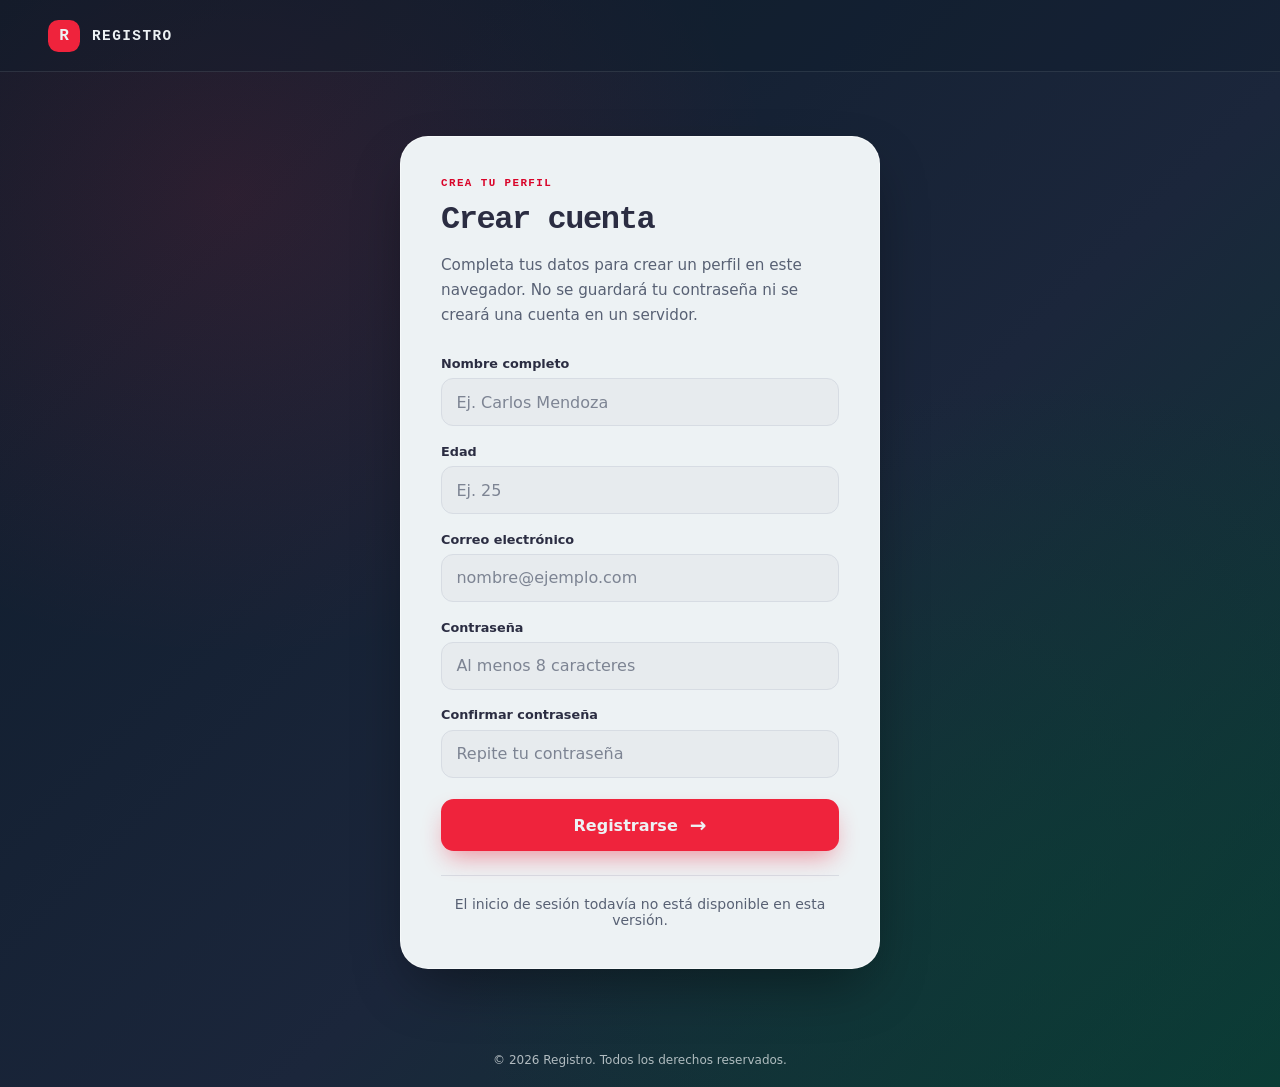
<file: index.html>
<!doctype html>
<html lang="es">
  <head>
    <meta charset="UTF-8" />
    <meta name="viewport" content="width=device-width, initial-scale=1.0" />
    <meta
      name="description"
      content="Crea tu cuenta completando el formulario de registro."
    />
    <meta name="theme-color" content="#0d1b2a" />
    <title>Crear cuenta | Registro</title>
    <link rel="icon" type="image/svg+xml" href="image/favicon.svg" />
    <link rel="stylesheet" href="style.css" />
  </head>
  <body>
    <header class="cabecera-sitio">
      <a class="marca" href="index.html" aria-label="Registro, página de inicio">
        <span class="marca-icono" aria-hidden="true">R</span>
        <span class="marca-nombre">REGISTRO</span>
      </a>
    </header>

    <main class="contenido-principal">
      <section class="seccion-registro" aria-labelledby="titulo-registro">
        <article class="tarjeta">
          <header class="cabecera-tarjeta">
            <p class="etiqueta-seccion">CREA TU PERFIL</p>
            <h1 class="titulo-principal" id="titulo-registro">Crear cuenta</h1>
            <p class="texto-intro">
              Completa tus datos para crear un perfil en este navegador. No se
              guardará tu contraseña ni se creará una cuenta en un servidor.
            </p>
          </header>

          <form class="formulario" id="formulario-registro" novalidate>
            <div
              class="mensaje-error"
              id="mensaje-error"
              role="alert"
              aria-live="assertive"
              aria-atomic="true"
              tabindex="-1"
              hidden
            >
              <p>Revisa los siguientes puntos:</p>
              <ul id="lista-errores"></ul>
            </div>

            <div class="campo">
              <label class="etiqueta-campo" for="nombre">Nombre completo</label>
              <input
                class="entrada"
                type="text"
                id="nombre"
                name="nombre"
                placeholder="Ej. Carlos Mendoza"
                autocomplete="name"
                minlength="3"
                aria-describedby="error-nombre"
                required
              />
              <span
                class="mensaje-campo-error"
                id="error-nombre"
                aria-live="polite"
                hidden
              ></span>
            </div>

            <div class="campo">
              <label class="etiqueta-campo" for="edad">Edad</label>
              <input
                class="entrada"
                type="text"
                id="edad"
                name="edad"
                placeholder="Ej. 25"
                inputmode="numeric"
                pattern="[0-9]*"
                aria-describedby="error-edad"
                required
              />
              <span
                class="mensaje-campo-error"
                id="error-edad"
                aria-live="polite"
                hidden
              ></span>
            </div>

            <div class="campo">
              <label class="etiqueta-campo" for="email">Correo electrónico</label>
              <input
                class="entrada"
                type="email"
                id="email"
                name="email"
                placeholder="nombre@ejemplo.com"
                autocomplete="email"
                aria-describedby="error-email"
                required
              />
              <span
                class="mensaje-campo-error"
                id="error-email"
                aria-live="polite"
                hidden
              ></span>
            </div>

            <div class="campo">
              <label class="etiqueta-campo" for="password">Contraseña</label>
              <input
                class="entrada"
                type="password"
                id="password"
                name="password"
                placeholder="Al menos 8 caracteres"
                autocomplete="new-password"
                minlength="8"
                aria-describedby="error-password"
                required
              />
              <span
                class="mensaje-campo-error"
                id="error-password"
                aria-live="polite"
                hidden
              ></span>
            </div>

            <div class="campo">
              <label class="etiqueta-campo" for="confirmarPassword">
                Confirmar contraseña
              </label>
              <input
                class="entrada"
                type="password"
                id="confirmarPassword"
                name="confirmarPassword"
                placeholder="Repite tu contraseña"
                autocomplete="new-password"
                minlength="8"
                aria-describedby="error-confirmar-password"
                required
              />
              <span
                class="mensaje-campo-error"
                id="error-confirmar-password"
                aria-live="polite"
                hidden
              ></span>
            </div>

            <button
              class="boton boton-principal"
              type="submit"
            >
              <span>Registrarse</span>
              <span class="boton-flecha" aria-hidden="true">→</span>
            </button>
          </form>

          <section
            class="acceso-secundario"
            aria-label="Información sobre el inicio de sesión"
          >
            <p class="texto-secundario">
              El inicio de sesión todavía no está disponible en esta versión.
            </p>
          </section>
        </article>
      </section>
    </main>

    <footer class="pie-sitio">
      <p>© 2026 Registro. Todos los derechos reservados.</p>
    </footer>

    <script src="script.js"></script>
  </body>
</html>
</file>
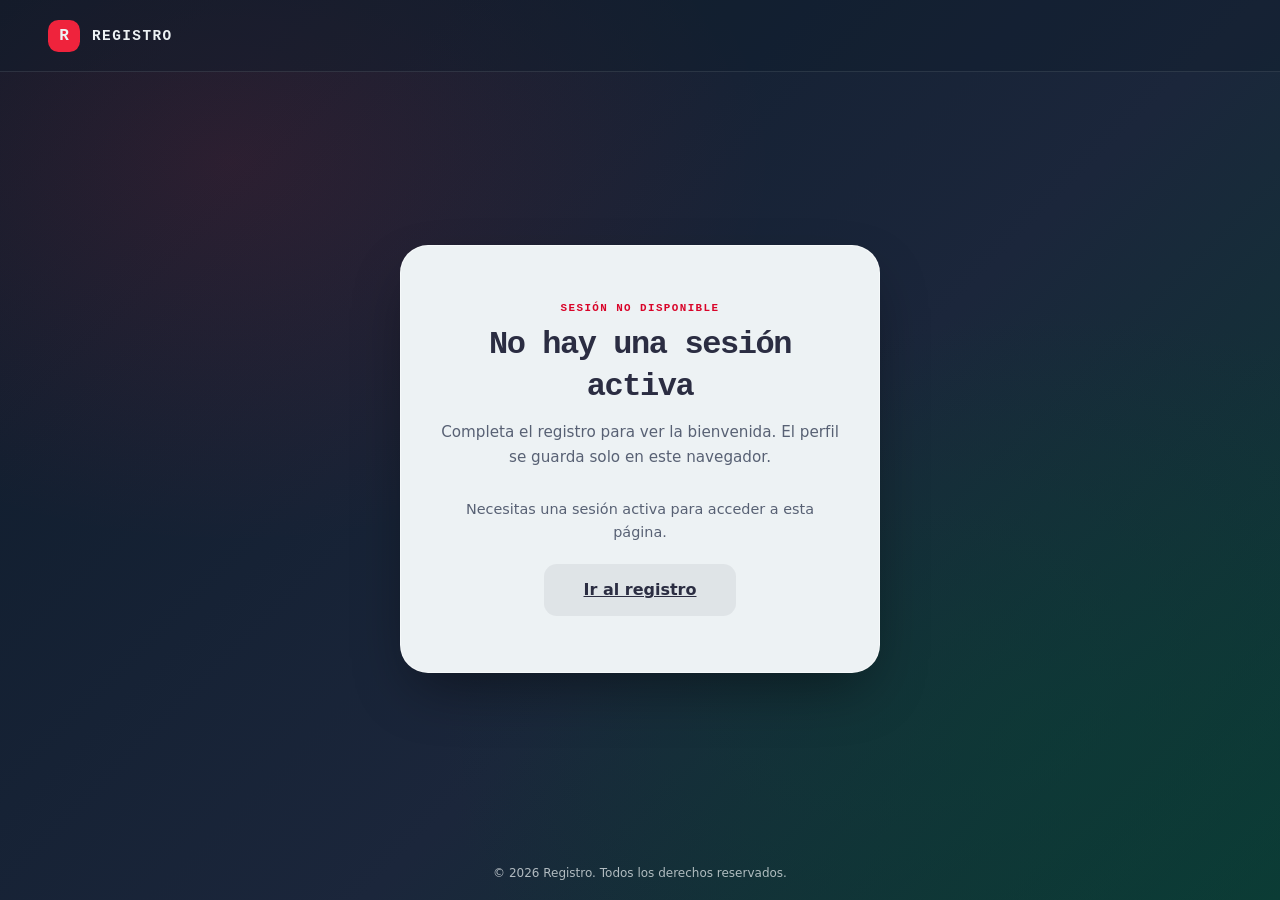
<file: bienvenida.html>
<!doctype html>
<html lang="es">
  <head>
    <meta charset="UTF-8" />
    <meta name="viewport" content="width=device-width, initial-scale=1.0" />
    <meta
      name="description"
      content="Tu cuenta se creó correctamente. Te damos la bienvenida."
    />
    <meta name="theme-color" content="#0d1b2a" />
    <title>Bienvenido | Registro</title>
    <link rel="icon" type="image/svg+xml" href="image/favicon.svg" />
    <link rel="stylesheet" href="style.css" />
  </head>
  <body>
    <header class="cabecera-sitio">
      <a class="marca" href="index.html" aria-label="Registro, página de inicio">
        <span class="marca-icono" aria-hidden="true">R</span>
        <span class="marca-nombre">REGISTRO</span>
      </a>
    </header>

    <main class="contenido-principal">
      <section class="seccion-bienvenida" aria-labelledby="titulo-bienvenida">
        <article class="tarjeta tarjeta-bienvenida">
          <div
            class="insignia-bienvenida"
            id="insignia-bienvenida"
            aria-hidden="true"
          >
            <span class="insignia-check">✓</span>
          </div>
          <p class="etiqueta-seccion" id="etiqueta-bienvenida">
            REGISTRO COMPLETADO
          </p>
          <h1 class="titulo-principal" id="titulo-bienvenida">
            ¡Bienvenido a bordo!
          </h1>
          <p class="texto-intro" id="texto-bienvenida">
            Tu perfil se guardó en este navegador. No se creó una cuenta en un
            servidor y tu contraseña no se almacenó.
          </p>
          <p
            class="mensaje-estado"
            id="estado-bienvenida"
            role="status"
            aria-live="polite"
            hidden
          ></p>
          <button
            class="boton boton-secundario"
            id="boton-cerrar-sesion"
            type="button"
          >
            Cerrar sesión
          </button>
          <a
            class="boton boton-secundario"
            id="enlace-registro"
            href="index.html"
            hidden
          >
            Ir al registro
          </a>
        </article>
      </section>
    </main>

    <footer class="pie-sitio">
      <p>© 2026 Registro. Todos los derechos reservados.</p>
    </footer>

    <script src="script.js"></script>
  </body>
</html>
</file>
<file: style.css>
:root {
  color-scheme: light;
  --color-fondo: #0d1b2a;
  --color-fondo-secundario: #1b263b;
  --color-fondo-natural: #0b3c35;
  --color-superficie: #edf2f4;
  --color-texto: #2b2d42;
  --color-texto-secundario: #586174;
  --color-texto-claro: #edf2f4;
  --color-acento: #ef233c;
  --color-acento-hover: #d90429;
  --color-borde: #d7dce3;
  --color-error: #c1122f;
  --sombra-tarjeta: 0 24px 60px -15px rgb(0 0 0 / 45%);
  --fuente-cuerpo: system-ui, -apple-system, BlinkMacSystemFont, "Segoe UI",
    sans-serif;
  --fuente-titulos: "Space Mono", "Courier New", monospace;
  --ancho-contenido: 30rem;
}

* {
  box-sizing: border-box;
}

html {
  min-width: 20rem;
  min-height: 100%;
}

body {
  margin: 0;
  min-height: 100vh;
  color: var(--color-texto-claro);
  font-family: var(--fuente-cuerpo);
  background:
    radial-gradient(
      ellipse at 18% 18%,
      rgb(239 35 60 / 12%),
      transparent 34rem
    ),
    radial-gradient(
      ellipse at 82% 82%,
      rgb(11 60 53 / 58%),
      transparent 38rem
    ),
    linear-gradient(
      135deg,
      var(--color-fondo) 0%,
      var(--color-fondo-secundario) 58%,
      var(--color-fondo-natural) 100%
    );
  display: flex;
  flex-direction: column;
}

button,
input {
  font: inherit;
}

a {
  color: inherit;
}

.cabecera-sitio {
  display: flex;
  align-items: center;
  width: 100%;
  min-height: 4.5rem;
  padding: 0 clamp(1.25rem, 5vw, 3rem);
  border-bottom: 1px solid rgb(237 242 244 / 10%);
  background-color: rgb(13 27 42 / 35%);
}

.marca {
  display: inline-flex;
  align-items: center;
  gap: 0.75rem;
  color: var(--color-texto-claro);
  text-decoration: none;
}

.marca-icono {
  display: grid;
  width: 2rem;
  aspect-ratio: 1;
  place-items: center;
  border-radius: 0.65rem;
  background-color: var(--color-acento);
  font-family: var(--fuente-titulos);
  font-weight: 700;
}

.marca-nombre {
  font-family: var(--fuente-titulos);
  font-size: 0.9rem;
  font-weight: 700;
  letter-spacing: 0.1em;
}

.contenido-principal {
  display: flex;
  flex: 1;
  justify-content: center;
  align-items: center;
  width: 100%;
  padding: clamp(2rem, 6vw, 4rem) 1.25rem;
}

.seccion-registro,
.seccion-bienvenida {
  width: 100%;
  max-width: var(--ancho-contenido);
}

.tarjeta {
  width: 100%;
  padding: clamp(1.5rem, 5vw, 2.5rem);
  border: 1px solid rgb(255 255 255 / 55%);
  border-radius: 1.75rem;
  color: var(--color-texto);
  background-color: var(--color-superficie);
  box-shadow: var(--sombra-tarjeta);
}

.cabecera-tarjeta {
  margin-bottom: 1.75rem;
}

.etiqueta-seccion {
  margin: 0 0 0.65rem;
  color: var(--color-acento-hover);
  font-family: var(--fuente-titulos);
  font-size: 0.68rem;
  font-weight: 700;
  letter-spacing: 0.13em;
}

.titulo-principal {
  margin: 0;
  color: var(--color-texto);
  font-family: var(--fuente-titulos);
  font-size: clamp(1.65rem, 6vw, 2rem);
  line-height: 1.3;
  letter-spacing: -0.045em;
}

.texto-intro {
  max-width: 36rem;
  margin: 0.75rem 0 0;
  color: var(--color-texto-secundario);
  font-size: 0.95rem;
  line-height: 1.65;
}

.formulario {
  display: flex;
  flex-direction: column;
  gap: 1.1rem;
}

.mensaje-error {
  margin: 0;
  padding: 0.75rem 0.9rem;
  border: 1px solid rgb(193 18 47 / 25%);
  border-radius: 0.7rem;
  color: var(--color-error);
  background-color: rgb(193 18 47 / 6%);
  font-size: 0.875rem;
  line-height: 1.5;
}

.mensaje-error p {
  margin: 0;
  font-weight: 700;
}

.mensaje-error ul {
  margin: 0.5rem 0 0;
  padding-left: 1.25rem;
}

.mensaje-campo-error {
  color: var(--color-error);
  font-size: 0.8rem;
  line-height: 1.5;
}

.mensaje-estado {
  margin: 0 0 1.25rem;
  color: var(--color-texto-secundario);
  font-size: 0.9rem;
  line-height: 1.6;
}

[hidden] {
  display: none !important;
}

.campo {
  display: flex;
  flex-direction: column;
  gap: 0.45rem;
}

.etiqueta-campo {
  color: var(--color-texto);
  font-size: 0.8rem;
  font-weight: 700;
}

.entrada {
  width: 100%;
  min-height: 3rem;
  padding: 0.75rem 0.9rem;
  border: 1px solid var(--color-borde);
  border-radius: 0.75rem;
  outline: none;
  color: var(--color-texto);
  background-color: rgb(43 45 66 / 3%);
  transition:
    border-color 160ms ease,
    box-shadow 160ms ease,
    background-color 160ms ease;
}

.entrada::placeholder {
  color: #7d8493;
}

.entrada:hover {
  background-color: rgb(43 45 66 / 6%);
}

.entrada:focus-visible {
  border-color: var(--color-acento);
  background-color: #fff;
  box-shadow: 0 0 0 3px rgb(239 35 60 / 18%);
}

.entrada[aria-invalid="true"] {
  border-color: var(--color-error);
}

.boton {
  display: inline-flex;
  justify-content: center;
  align-items: center;
  gap: 0.75rem;
  min-height: 3.25rem;
  padding: 0.85rem 1.25rem;
  border: 0;
  border-radius: 0.8rem;
  font-weight: 700;
  cursor: pointer;
  transition:
    background-color 160ms ease,
    box-shadow 160ms ease,
    transform 160ms ease;
}

.boton:focus-visible,
.marca:focus-visible {
  outline: 3px solid var(--color-acento);
  outline-offset: 3px;
}

.boton-principal {
  width: 100%;
  margin-top: 0.25rem;
  color: var(--color-texto-claro);
  background-color: var(--color-acento);
  box-shadow: 0 0.7rem 1.5rem -0.4rem rgb(239 35 60 / 48%);
}

.boton-principal:hover {
  background-color: var(--color-acento-hover);
  transform: translateY(-1px);
}

.boton-flecha {
  font-size: 1.25rem;
  line-height: 1;
  transition: transform 160ms ease;
}

.boton-principal:hover .boton-flecha {
  transform: translateX(0.2rem);
}

.acceso-secundario {
  display: grid;
  justify-items: center;
  gap: 0.65rem;
  margin-top: 1.5rem;
  padding-top: 1.25rem;
  border-top: 1px solid var(--color-borde);
  text-align: center;
}

.texto-secundario {
  margin: 0;
  color: var(--color-texto-secundario);
  font-size: 0.875rem;
}

.tarjeta-bienvenida {
  display: flex;
  flex-direction: column;
  align-items: center;
  padding-block: clamp(2rem, 7vw, 3.5rem);
  text-align: center;
}

.insignia-bienvenida {
  display: grid;
  width: 5.5rem;
  aspect-ratio: 1;
  place-items: center;
  margin-bottom: 1.75rem;
  border: 0.4rem solid rgb(239 35 60 / 13%);
  border-radius: 50%;
  color: var(--color-texto-claro);
  background: linear-gradient(
    135deg,
    var(--color-acento-hover),
    var(--color-acento)
  );
  box-shadow: 0 0.75rem 1.75rem -0.4rem rgb(239 35 60 / 50%);
}

.insignia-check {
  font-size: 2rem;
  font-weight: 700;
}

.tarjeta-bienvenida .texto-intro {
  margin-bottom: 1.75rem;
}

.boton-secundario {
  min-width: 12rem;
  color: var(--color-texto);
  background-color: rgb(43 45 66 / 7%);
}

.boton-secundario:hover {
  background-color: rgb(43 45 66 / 13%);
}

.pie-sitio {
  width: 100%;
  padding: 1.25rem;
  color: rgb(237 242 244 / 72%);
  font-size: 0.75rem;
  text-align: center;
}

.pie-sitio p {
  margin: 0;
}

@media (max-width: 30rem) {
  .cabecera-sitio {
    min-height: 4rem;
  }

  .contenido-principal {
    align-items: flex-start;
    padding-block: 1.5rem;
  }

  .tarjeta {
    border-radius: 1.25rem;
  }
}

@media (prefers-reduced-motion: reduce) {
  *,
  *::before,
  *::after {
    scroll-behavior: auto !important;
    transition-duration: 0.01ms !important;
  }
}
</file>
